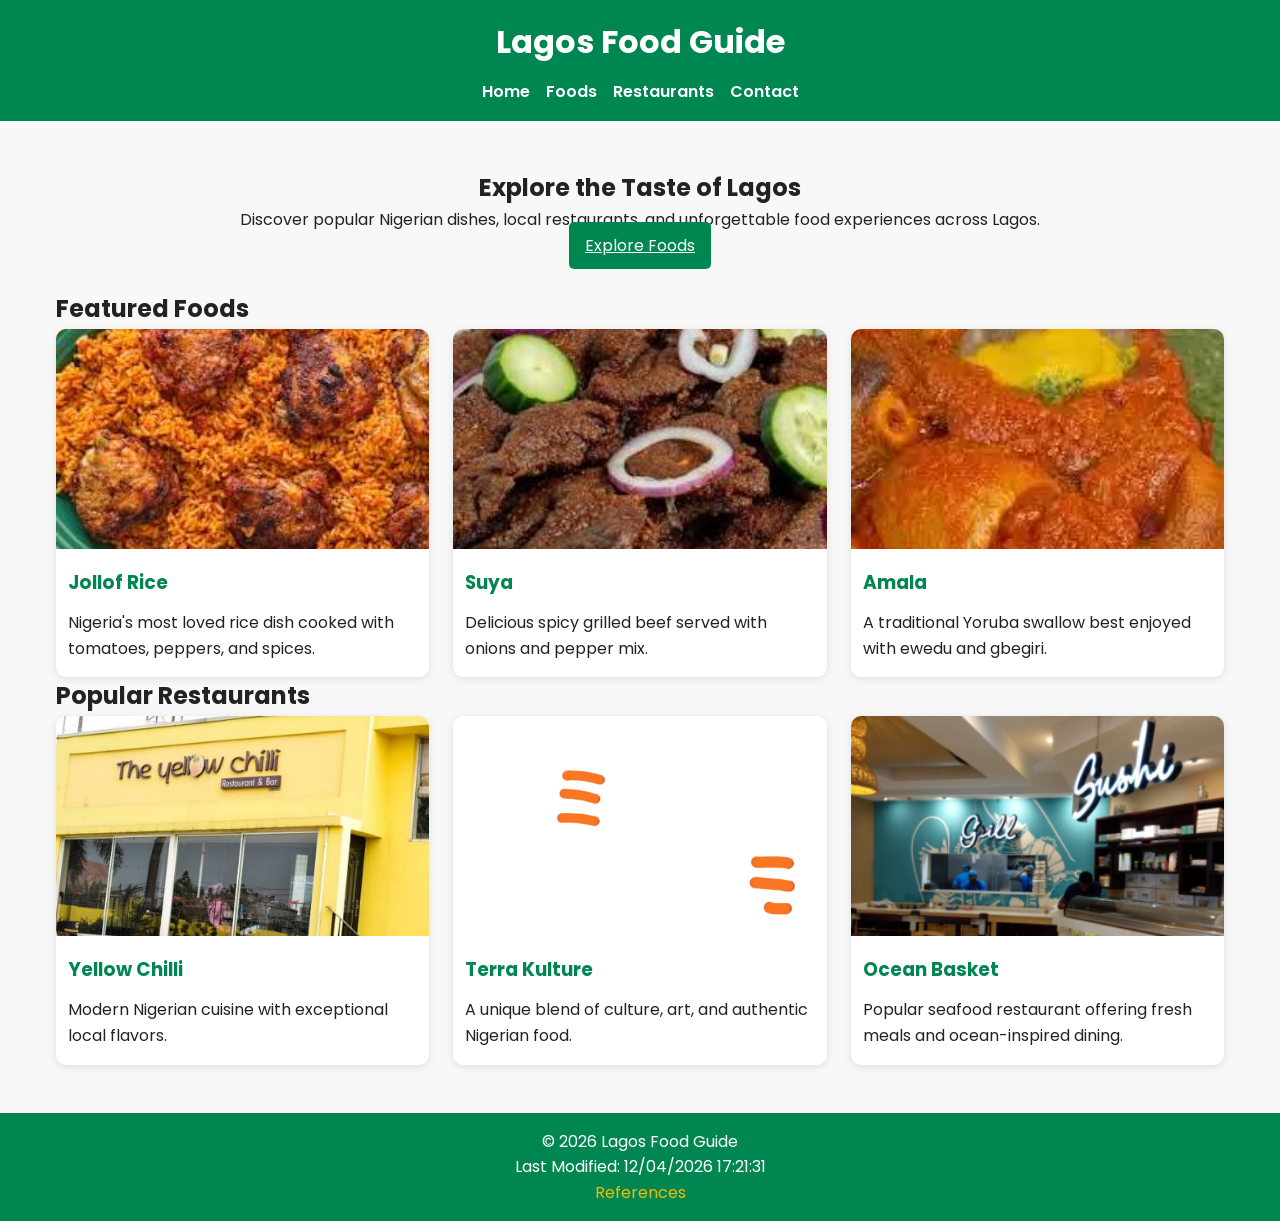
<file: project/index.html>
<!DOCTYPE html>
<html lang="en">

<head>
    <meta charset="UTF-8">
    <meta name="viewport" content="width=device-width, initial-scale=1.0">
    <meta name="description"
      content="Discover the best local foods, restaurants, and dining experiences in Lagos, Nigeria.">
    <title>Lagos Food Guide</title>
    <link rel="stylesheet" href="css/styles.css">
    <script src="js/script.js" defer></script>
</head>

<body>
    <header>
        <h1>Lagos Food Guide</h1>
        <nav>
            <ul class="nav-links">
                <li><a href="index.html">Home</a></li>
                <li><a href="foods.html">Foods</a></li>
                <li><a href="restaurants.html">Restaurants</a></li>
                <li><a href="contact.html">Contact</a></li>
            </ul>
        </nav>
    </header>
    <main>
        <section class="hero">
            <h2>Explore the Taste of Lagos</h2>
            <p> Discover popular Nigerian dishes, local restaurants, and unforgettable food
                experiences across Lagos. </p> <a href="foods.html" class="btn"> Explore Foods </a>
        </section>
        <section class="featured-foods">
            <h2>Featured Foods</h2>
            <div class="card-grid">
                <article class="card"> <img src="images/jollof-rice.jpeg" alt="Jollof Rice"
                      loading="lazy">
                    <h3>Jollof Rice</h3>
                    <p> Nigeria's most loved rice dish cooked with tomatoes, peppers, and spices.
                    </p>
                </article>
                <article class="card"> <img src="images/suya.jpeg" alt="Suya" loading="lazy">
                    <h3>Suya</h3>
                    <p> Delicious spicy grilled beef served with onions and pepper mix. </p>
                </article>
                <article class="card"> <img src="images/amala.webp" alt="Amala" loading="lazy">
                    <h3>Amala</h3>
                    <p> A traditional Yoruba swallow best enjoyed with ewedu and gbegiri. </p>
                </article>
            </div>
        </section>
        <section class="featured-restaurants">
            <h2>Popular Restaurants</h2>
            <div class="card-grid">
                <article class="card"> <img src="images/yellow-chilli.jpg"
                      alt="Yellow Chilli Restaurant" loading="lazy">
                    <h3>Yellow Chilli</h3>
                    <p> Modern Nigerian cuisine with exceptional local flavors. </p>
                </article>
                <article class="card"> <img src="images/terra-kulture.png" alt="Terra Kulture"
                      loading="lazy">
                    <h3>Terra Kulture</h3>
                    <p> A unique blend of culture, art, and authentic Nigerian food. </p>
                </article>
                <article class="card"> <img src="images/ocean-basket.png" alt="Ocean Basket"
                      loading="lazy">
                    <h3>Ocean Basket</h3>
                    <p> Popular seafood restaurant offering fresh meals and ocean-inspired dining.
                    </p>
                </article>
            </div>
        </section>
    </main>
    <footer>
        <p> &copy; <span id="currentyear"></span> Lagos Food Guide </p>
        <p id="lastModified"></p> <a href="references.html">References</a>
    </footer>
</body>

</html>
</file>
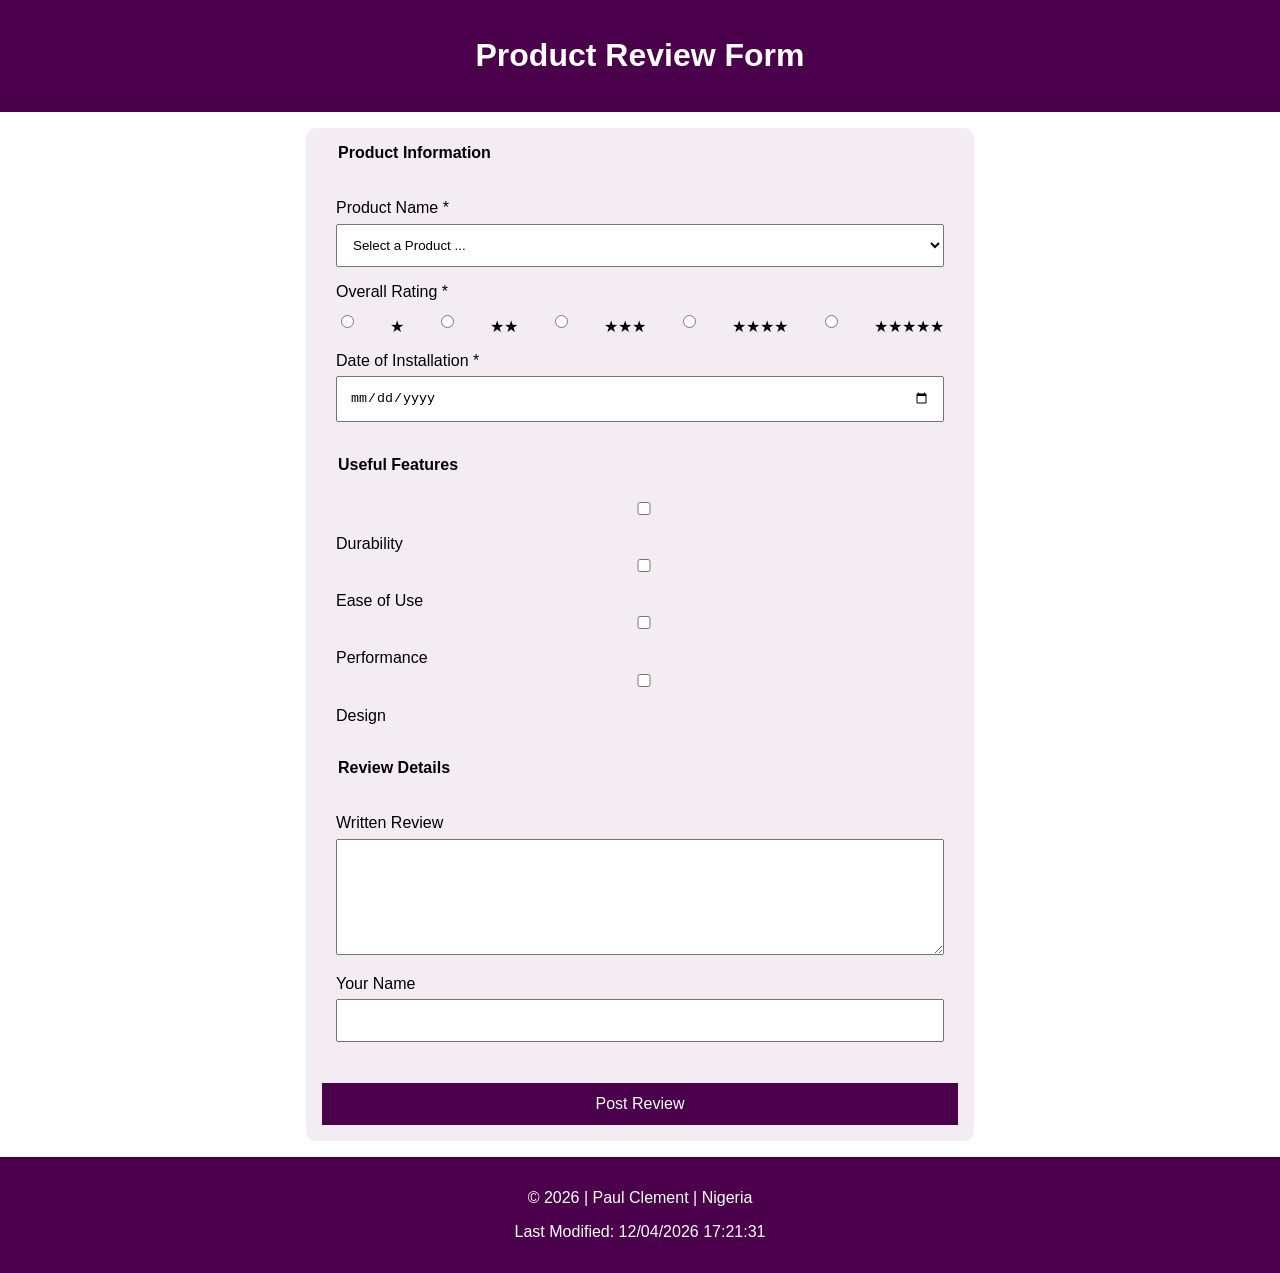
<file: form.html>
<!DOCTYPE html>
<html lang="en">

<head>
    <meta charset="UTF-8">
    <meta name="description"
      content="Submit product reviews using an interactive form that collects ratings, installation dates, useful features, and customer feedback.">
    <meta name="viewport" content="width=device-width, initial-scale=1.0">
    <meta name="author" content="Paul Clement">

    <title>Product Review Form</title>

    <link rel="stylesheet" href="styles/form.css">

    <script src="scripts/form.js" defer></script>
</head>

<body>

    <header>
        <h1>Product Review Form</h1>
    </header>

    <main>

        <form method="get" action="review.html">

            <fieldset>
                <legend>Product Information</legend>

                <label for="product">
                    Product Name *
                </label>

                <select id="product" name="product" required>
                    <option value="" selected disabled>
                        Select a Product ...
                    </option>
                </select>

                <label>Overall Rating *</label>

                <div class="ratings">


                    <input type="radio" id="rating1" name="rating" value="1" required>

                    <label for="rating1">★</label>


                    <input type="radio" id="rating2" name="rating" value="2" required>

                    <label for="rating2">★★</label>


                    <input type="radio" id="rating3" name="rating" value="3" required>

                    <label for="rating3">★★★</label>


                    <input type="radio" id="rating4" name="rating" value="4" required>

                    <label for="rating4">★★★★</label>


                    <input type="radio" id="rating5" name="rating" value="5" required>

                    <label for="rating5">★★★★★</label>

                </div>

                <label for="installDate">
                    Date of Installation *
                </label>

                <input type="date" id="installDate" name="installDate" required>

            </fieldset>

            <fieldset>

                <legend>Useful Features</legend>


                <input type="checkbox" id="durability" name="features" value="Durability">
                <label for="durability">Durability</label>


                <input type="checkbox" id="ease" name="features" value="Ease of Use">
                <label for="ease">Ease of Use</label>


                <input type="checkbox" id="performance" name="features" value="Performance">
                <label for="performance">Performance</label>


                <input type="checkbox" id="design" name="features" value="Design">
                <label for="design">Design</label>

            </fieldset>

            <fieldset>

                <legend>Review Details</legend>

                <label for="review">
                    Written Review
                </label>

                <textarea id="review" name="review" rows="6"></textarea>

                <label for="username">
                    Your Name
                </label>

                <input type="text" id="username" name="username">

            </fieldset>

            <input type="submit" value="Post Review">

        </form>

    </main>

    <footer>
        <p>
            © <span id="currentyear"></span> | Paul Clement | Nigeria
        </p>

        <p id="lastModified"></p>
    </footer>

</body>

</html>
</file>
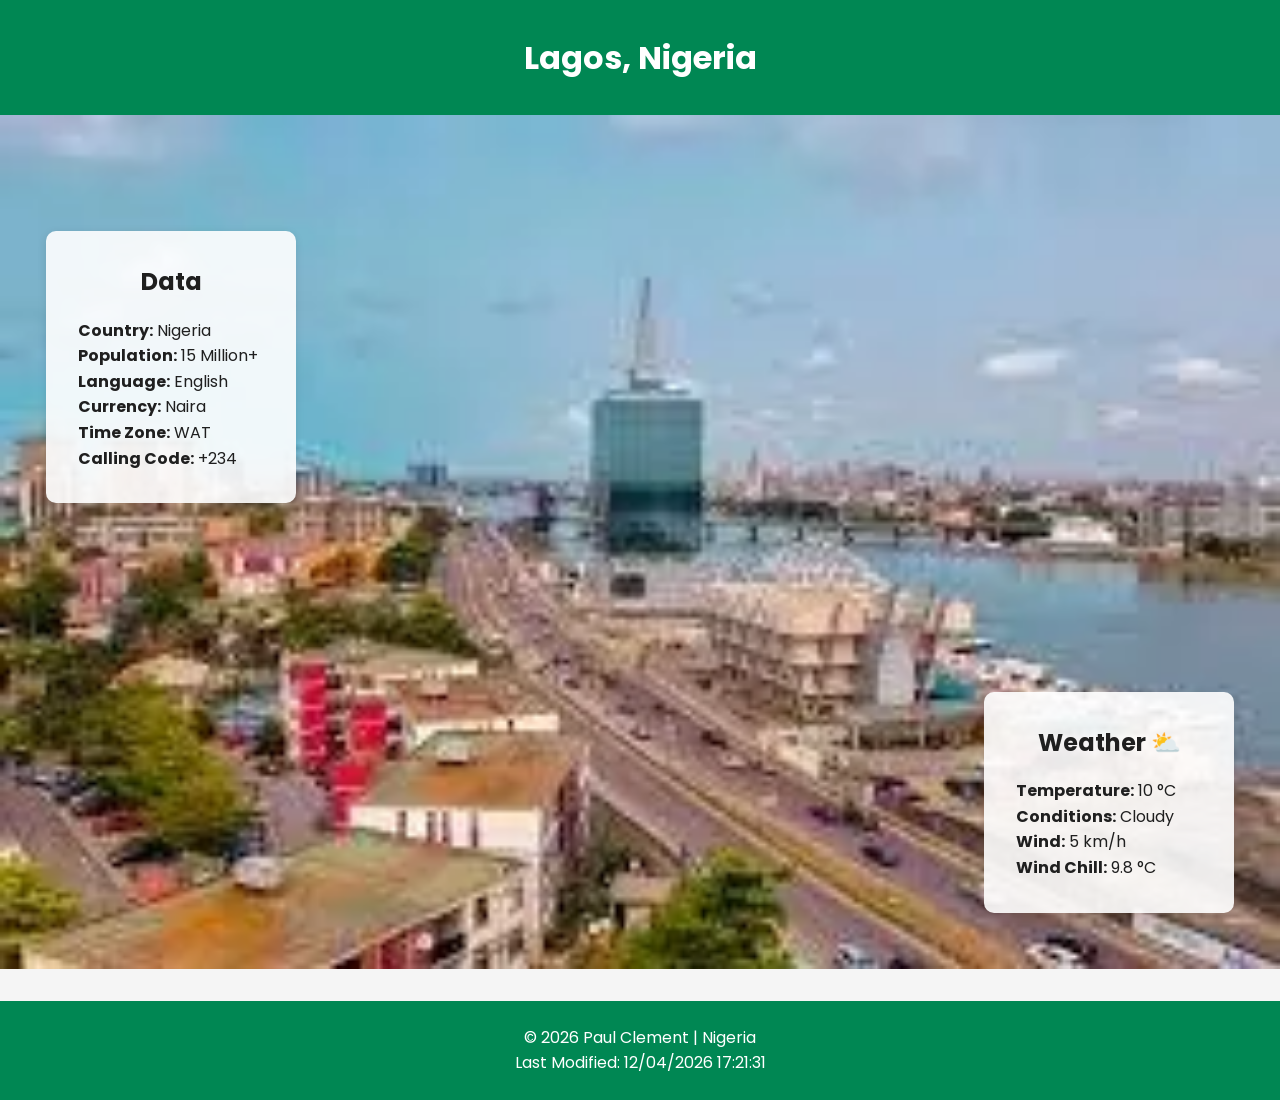
<file: place.html>
<!DOCTYPE html>
<html lang="en">

<head>
    <meta charset="UTF-8">
    <meta name="viewport" content="width=device-width, initial-scale=1.0">

    <title>Lagos Nigeria</title>

    <meta name="description"
      content="Explore Lagos Nigeria including weather, population, culture, and important information about the city.">

    <meta name="author" content="Paul Clement">


    <link rel="preconnect" href="https://fonts.googleapis.com">
    <link rel="preconnect" href="https://fonts.gstatic.com" crossorigin>

    <link href="https://fonts.googleapis.com/css2?family=Poppins:wght@300;400;600;700&display=swap"
      rel="stylesheet">

    <link rel="stylesheet" href="styles/place.css">

    <script src="scripts/place.js" defer></script>
</head>

<body>

    <header>
        <h1>Lagos, Nigeria</h1>
    </header>

    <main>


        <picture>
            <source media="(min-width: 768px)" srcset="images/lagos-large.webp">

            <img src="images/lagos-small.webp" alt="Beautiful view of Lagos Nigeria"
              class="hero-image">
        </picture>


        <section class="card data-card">
            <h2>Data</h2>

            <p><strong>Country:</strong> Nigeria</p>
            <p><strong>Population:</strong> 15 Million+</p>
            <p><strong>Language:</strong> English</p>
            <p><strong>Currency:</strong> Naira</p>
            <p><strong>Time Zone:</strong> WAT</p>
            <p><strong>Calling Code:</strong> +234</p>
        </section>


        <section class="card weather-card">

            <h2 class="weather-title">Weather</h2>

            <img src="images/weather.svg" alt="Weather icon" class="weather-icon">

            <p><strong>Temperature:</strong> <span id="temp">10</span> °C</p>

            <p><strong>Conditions:</strong> Cloudy</p>

            <p><strong>Wind:</strong> <span id="wind">5</span> km/h</p>

            <p><strong>Wind Chill:</strong>
                <span id="windchill"></span>
            </p>

        </section>

    </main>

    <footer>
        <p>
            &copy;
            <span id="year"></span>
            Paul Clement | Nigeria
        </p>

        <p id="lastModified"></p>
    </footer>

</body>

</html>
</file>
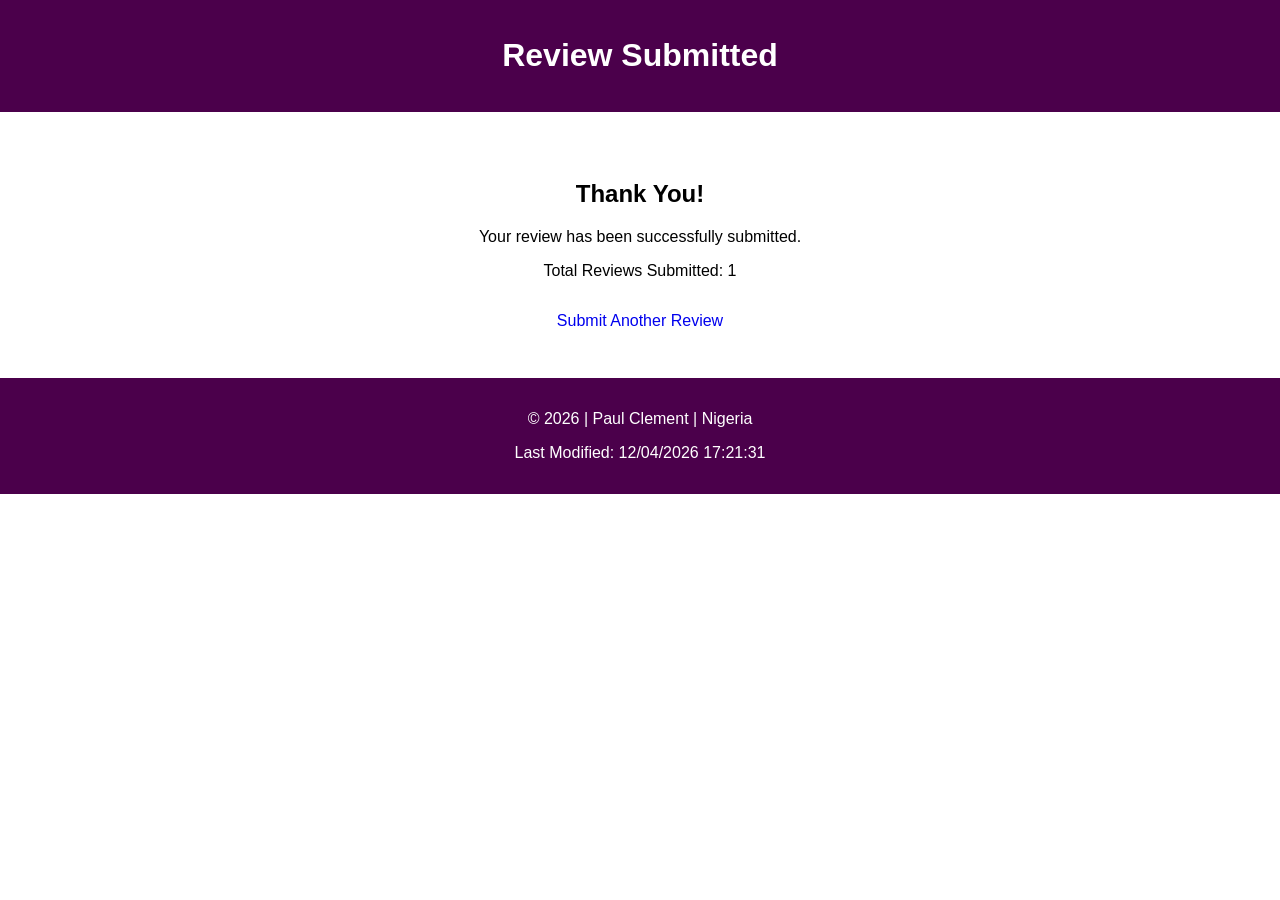
<file: review.html>
<!DOCTYPE html>
<html lang="en">

<head>
    <meta charset="UTF-8">
    <meta name="description" content="Confirmation page for submitted product reviews.">
    <meta name="viewport" content="width=device-width, initial-scale=1.0">
    <meta name="author" content="Paul Clement">

    <title>Review Submitted</title>

    <link rel="stylesheet" href="styles/form.css">

    <script src="scripts/review.js" defer></script>
</head>

<body>

    <header>
        <h1>Review Submitted</h1>
    </header>

    <main>

        <section class="confirmation">

            <h2>Thank You!</h2>

            <p>Your review has been successfully submitted.</p>

            <p id="reviewCount"></p>

            <a href="form.html">Submit Another Review</a>

        </section>

    </main>

    <footer>
        <p>
            © <span id="currentyear"></span> | Paul Clement | Nigeria
        </p>

        <p id="lastModified"></p>
    </footer>

</body>

</html>
</file>
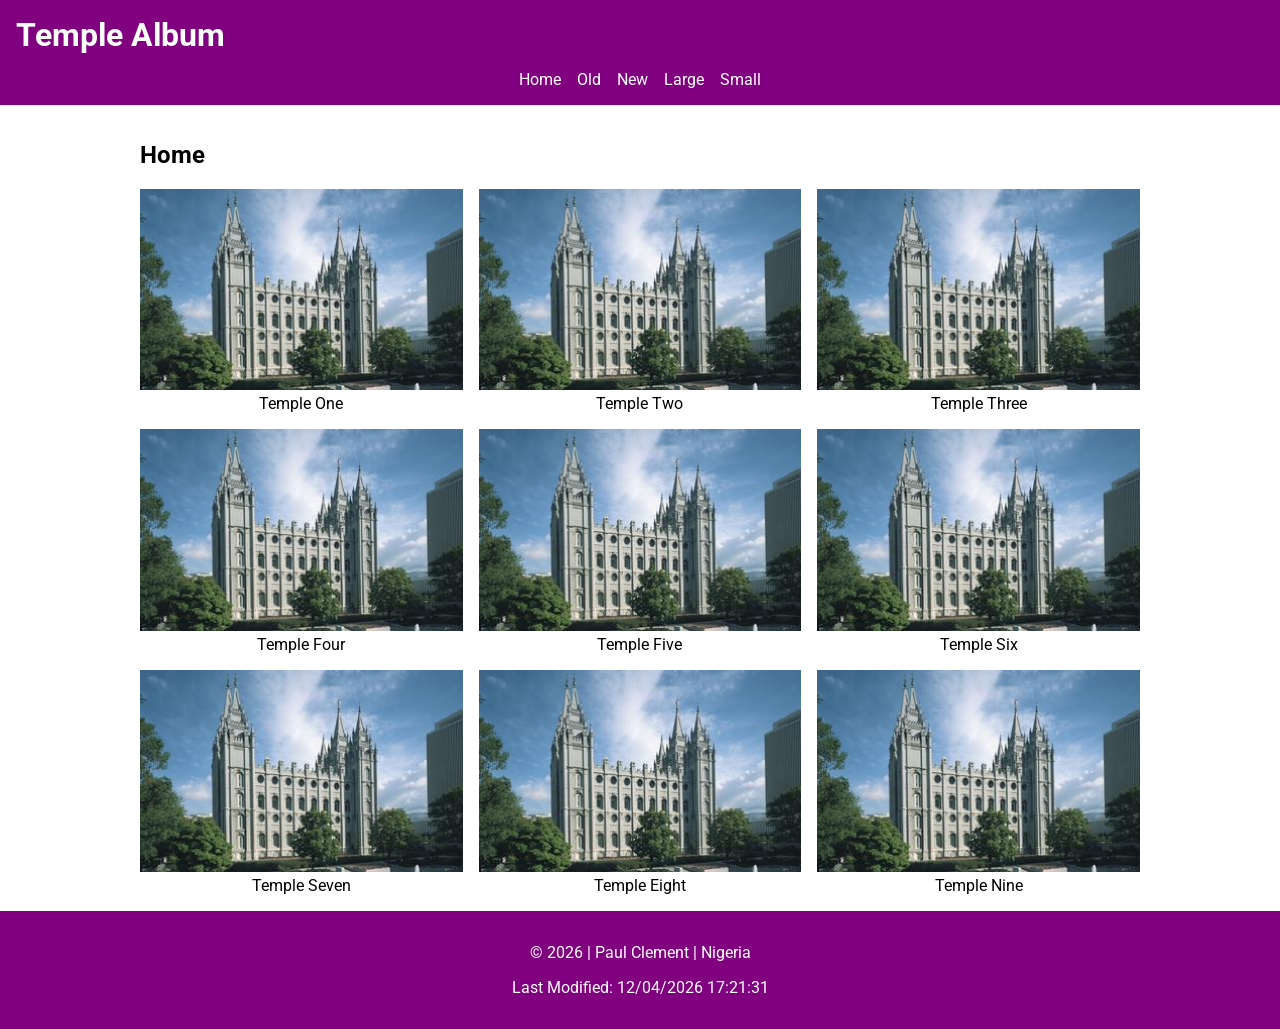
<file: temples.html>
<!DOCTYPE html>
<html lang="en">

<head>
    <meta charset="UTF-8">
    <meta name="viewport" content="width=device-width, initial-scale=1.0">
    <meta name="description"
      content="Responsive temple album page showcasing temple images using HTML, CSS, and JavaScript.">
    <meta name="author" content="Paul Clement">
    <title>Temple Album</title>

    <link rel="stylesheet" href="styles/temples.css">
    <link rel="stylesheet" href="styles/temples-large.css">

    <script src="scripts/temples.js" defer></script>

    <link rel="preconnect" href="https://fonts.googleapis.com">
    <link rel="preconnect" href="https://fonts.gstatic.com" crossorigin>
    <link href="https://fonts.googleapis.com/css2?family=Roboto:wght@400;700&display=swap"
      rel="stylesheet">
</head>

<body>

    <header>
        <h1>Temple Album</h1>

        <button id="menu">☰</button>

        <nav class="navigation">
            <a href="#">Home</a>
            <a href="#">Old</a>
            <a href="#">New</a>
            <a href="#">Large</a>
            <a href="#">Small</a>
        </nav>
    </header>

    <main>
        <h2>Home</h2>

        <div class="gallery">

            <figure>
                <img src="images/temple1.jpg" alt="Temple 1">
                <figcaption>Temple One</figcaption>
            </figure>

            <figure>
                <img src="images/temple2.jpg" alt="Temple 2">
                <figcaption>Temple Two</figcaption>
            </figure>

            <figure>
                <img src="images/temple3.jpg" alt="Temple 3">
                <figcaption>Temple Three</figcaption>
            </figure>

            <figure>
                <img src="images/temple4.jpg" alt="Temple 4">
                <figcaption>Temple Four</figcaption>
            </figure>

            <figure>
                <img src="images/temple5.jpg" alt="Temple 5">
                <figcaption>Temple Five</figcaption>
            </figure>

            <figure>
                <img src="images/temple6.jpg" alt="Temple 6">
                <figcaption>Temple Six</figcaption>
            </figure>

            <figure>
                <img src="images/temple7.jpg" alt="Temple 7">
                <figcaption>Temple Seven</figcaption>
            </figure>

            <figure>
                <img src="images/temple8.jpg" alt="Temple 8">
                <figcaption>Temple Eight</figcaption>
            </figure>

            <figure>
                <img src="images/temple9.jpg" alt="Temple 9">
                <figcaption>Temple Nine</figcaption>
            </figure>

        </div>
    </main>

    <footer>
        <p>
            © <span id="currentyear"></span> | Paul Clement | Nigeria
        </p>

        <p id="lastModified"></p>
    </footer>

</body>

</html>
</file>
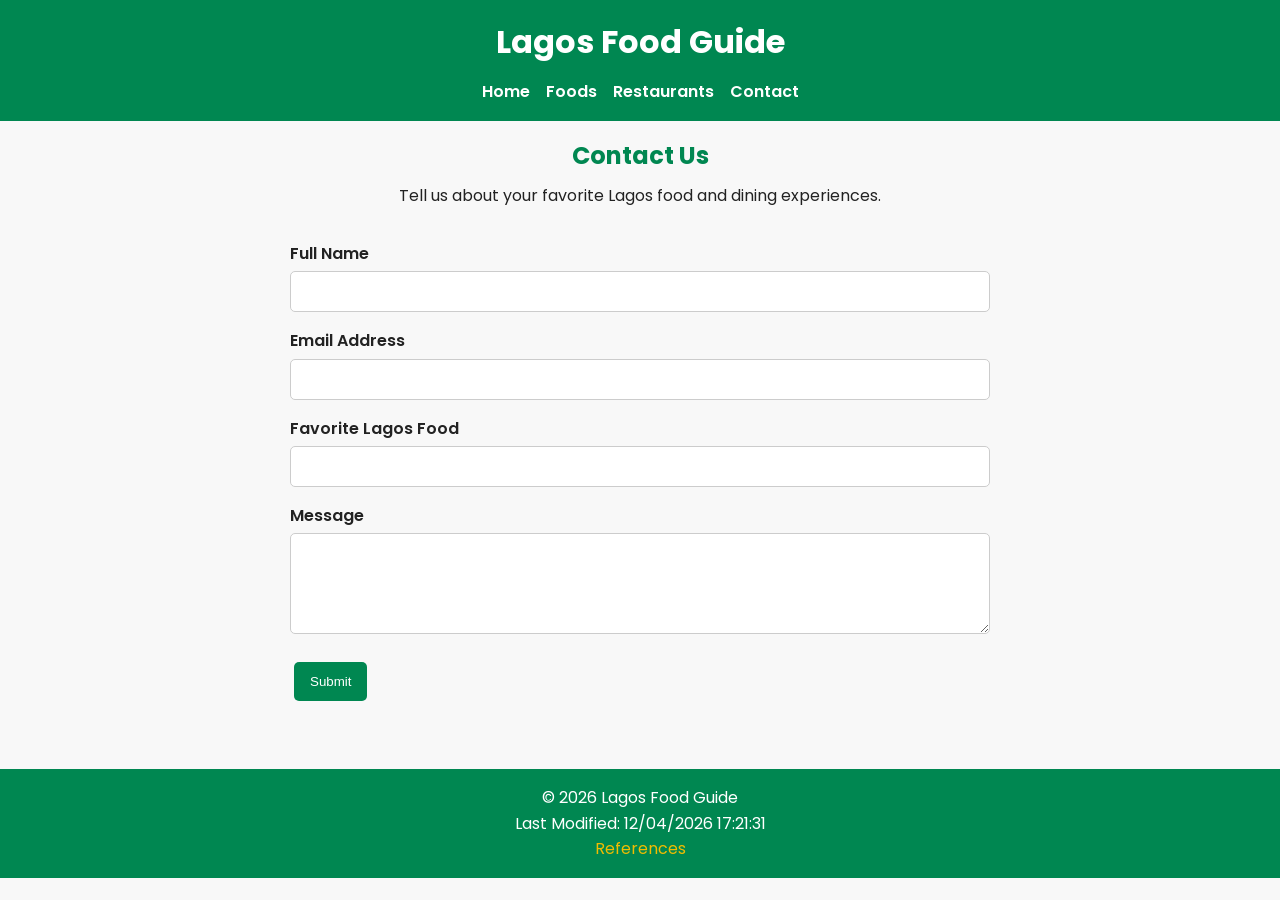
<file: project/contact.html>
<!DOCTYPE html>
<html lang="en">

<head>
    <meta charset="UTF-8">
    <meta name="viewport" content="width=device-width, initial-scale=1.0">
    <meta name="description"
      content="Contact Lagos Food Guide and share your favorite Lagos food experience.">
    <title>Contact | Lagos Food Guide</title>
    <link rel="stylesheet" href="css/styles.css">
    <script src="js/script.js" defer></script>
</head>

<body>
    <header>
        <h1>Lagos Food Guide</h1>
        <nav>
            <ul class="nav-links">
                <li><a href="index.html">Home</a></li>
                <li><a href="foods.html">Foods</a></li>
                <li><a href="restaurants.html">Restaurants</a></li>
                <li><a href="contact.html">Contact</a></li>
            </ul>
        </nav>
    </header>
    <main>
        <section class="page-header">
            <h2>Contact Us</h2>
            <p> Tell us about your favorite Lagos food and dining experiences. </p>
        </section>
        <section class="form-section">
            <form id="foodForm">
                <div class="form-group"> <label for="fullName">Full Name</label> <input type="text"
                      id="fullName" name="fullName" required> </div>
                <div class="form-group"> <label for="email">Email Address</label> <input
                      type="email" id="email" name="email" required> </div>
                <div class="form-group"> <label for="favoriteFood">Favorite Lagos Food</label>
                    <input type="text" id="favoriteFood" name="favoriteFood" required>
                </div>
                <div class="form-group"> <label for="message">Message</label> <textarea id="message"
                      name="message" rows="5" required></textarea> </div> <button type="submit"
                  class="btn"> Submit </button>
            </form>
            <div id="savedMessage"></div>
        </section>
    </main>
    <footer>
        <p> &copy; <span id="currentyear"></span> Lagos Food Guide </p>
        <p id="lastModified"></p> <a href="references.html">References</a>
    </footer>
</body>

</html>
</file>
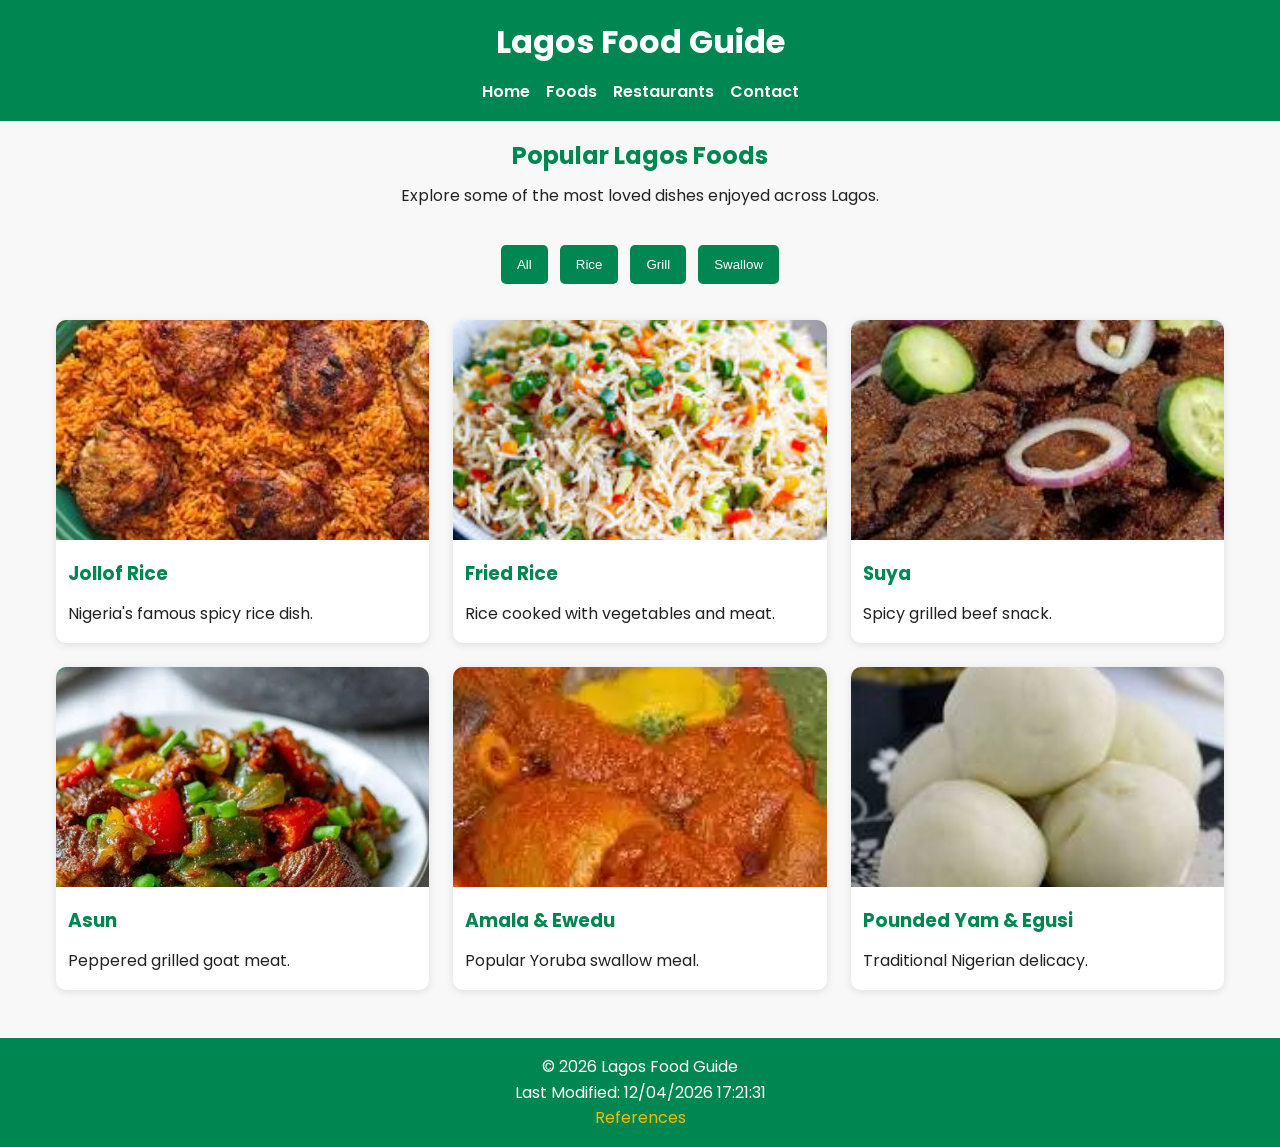
<file: project/foods.html>
<!DOCTYPE html>
<html lang="en">

<head>
    <meta charset="UTF-8">
    <meta name="viewport" content="width=device-width, initial-scale=1.0">
    <meta name="description"
      content="Browse popular Lagos foods and discover local Nigerian dishes.">
    <title>Foods | Lagos Food Guide</title>
    <link rel="stylesheet" href="css/styles.css">
    <script src="js/script.js" defer></script>
</head>

<body>
    <header>
        <h1>Lagos Food Guide</h1>
        <nav>
            <ul class="nav-links">
                <li><a href="index.html">Home</a></li>
                <li><a href="foods.html">Foods</a></li>
                <li><a href="restaurants.html">Restaurants</a></li>
                <li><a href="contact.html">Contact</a></li>
            </ul>
        </nav>
    </header>
    <main>
        <section class="page-header">
            <h2>Popular Lagos Foods</h2>
            <p> Explore some of the most loved dishes enjoyed across Lagos. </p>
        </section>
        <section class="filters"> <button id="allBtn">All</button> <button
              id="riceBtn">Rice</button> <button id="grillBtn">Grill</button> <button
              id="swallowBtn">Swallow</button> </section>
        <section>
            <div id="foodsContainer" class="card-grid"></div>
        </section>
    </main>
    <footer>
        <p> &copy; <span id="currentyear"></span> Lagos Food Guide </p>
        <p id="lastModified"></p> <a href="references.html">References</a>
    </footer>
</body>

</html>
</file>
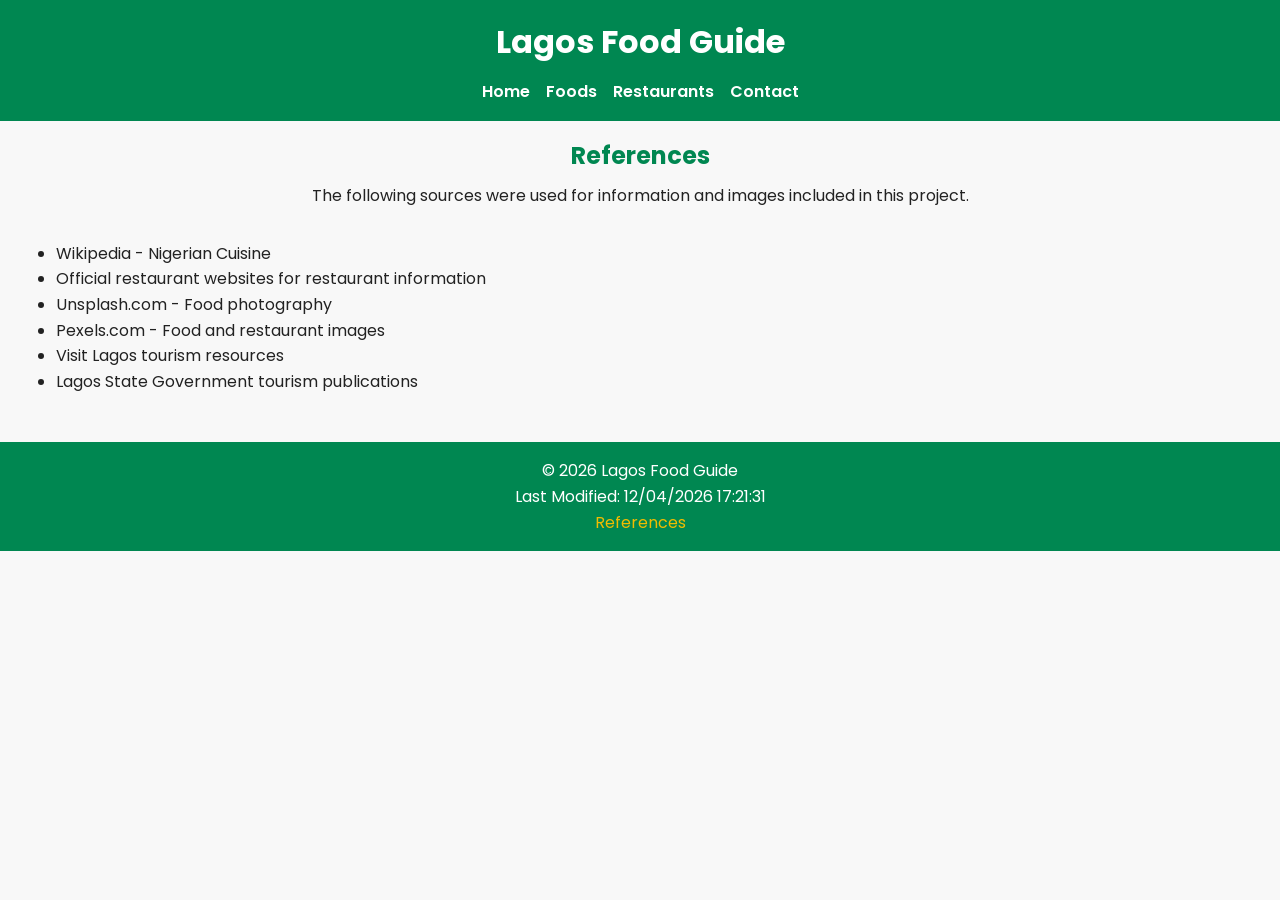
<file: project/references.html>
<!DOCTYPE html>
<html lang="en">

<head>
    <meta charset="UTF-8">
    <meta name="viewport" content="width=device-width, initial-scale=1.0">
    <meta name="description" content="References and sources used for Lagos Food Guide.">
    <title>References | Lagos Food Guide</title>
    <link rel="stylesheet" href="css/styles.css">
    <script src="js/script.js" defer></script>
</head>

<body>
    <header>
        <h1>Lagos Food Guide</h1>
        <nav>
            <ul class="nav-links">
                <li><a href="index.html">Home</a></li>
                <li><a href="foods.html">Foods</a></li>
                <li><a href="restaurants.html">Restaurants</a></li>
                <li><a href="contact.html">Contact</a></li>
            </ul>
        </nav>
    </header>
    <main>
        <section class="page-header">
            <h2>References</h2>
            <p> The following sources were used for information and images included in this project.
            </p>
        </section>
        <section class="references-list">
            <ul>
                <li> Wikipedia - Nigerian Cuisine </li>
                <li> Official restaurant websites for restaurant information </li>
                <li> Unsplash.com - Food photography </li>
                <li> Pexels.com - Food and restaurant images </li>
                <li> Visit Lagos tourism resources </li>
                <li> Lagos State Government tourism publications </li>
            </ul>
        </section>
    </main>
    <footer>
        <p> &copy; <span id="currentyear"></span> Lagos Food Guide </p>
        <p id="lastModified"></p> <a href="references.html">References</a>
    </footer>
</body>

</html>
</file>
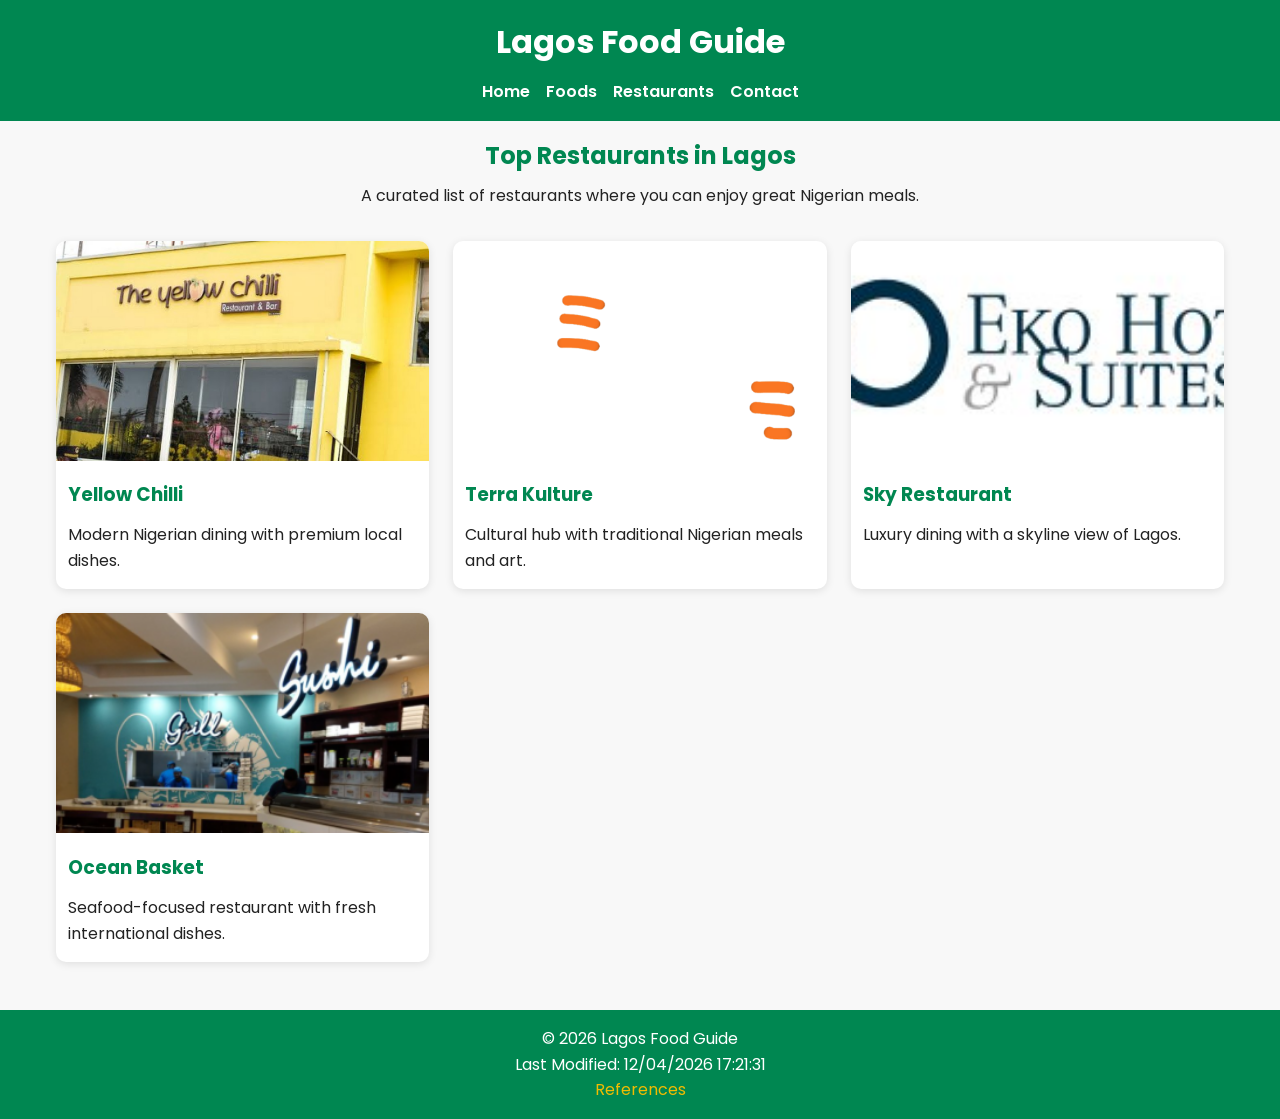
<file: project/restaurants.html>
<!DOCTYPE html>
<html lang="en">

<head>
    <meta charset="UTF-8">
    <meta name="viewport" content="width=device-width, initial-scale=1.0">
    <meta name="description"
      content="Discover top restaurants in Lagos offering local and international cuisine.">
    <title>Restaurants | Lagos Food Guide</title>
    <link rel="stylesheet" href="css/styles.css">
    <script src="js/script.js" defer></script>
</head>

<body>
    <header>
        <h1>Lagos Food Guide</h1>
        <nav>
            <ul class="nav-links">
                <li><a href="index.html">Home</a></li>
                <li><a href="foods.html">Foods</a></li>
                <li><a href="restaurants.html">Restaurants</a></li>
                <li><a href="contact.html">Contact</a></li>
            </ul>
        </nav>
    </header>
    <main>
        <section class="page-header">
            <h2>Top Restaurants in Lagos</h2>
            <p> A curated list of restaurants where you can enjoy great Nigerian meals. </p>
        </section>
        <section class="card-grid">
            <article class="card"> <img src="images/yellow-chilli.jpg" alt="Yellow Chilli"
                  loading="lazy">
                <h3>Yellow Chilli</h3>
                <p>Modern Nigerian dining with premium local dishes.</p>
            </article>
            <article class="card"> <img src="images/terra-kulture.png" alt="Terra Kulture"
                  loading="lazy">
                <h3>Terra Kulture</h3>
                <p>Cultural hub with traditional Nigerian meals and art.</p>
            </article>
            <article class="card"> <img src="images/sky-restaurant.jpg" alt="Sky Restaurant"
                  loading="lazy">
                <h3>Sky Restaurant</h3>
                <p>Luxury dining with a skyline view of Lagos.</p>
            </article>
            <article class="card"> <img src="images/ocean-basket.png" alt="Ocean Basket"
                  loading="lazy">
                <h3>Ocean Basket</h3>
                <p>Seafood-focused restaurant with fresh international dishes.</p>
            </article>
        </section>
    </main>
    <footer>
        <p> &copy; <span id="currentyear"></span> Lagos Food Guide </p>
        <p id="lastModified"></p> <a href="references.html">References</a>
    </footer>
</body>

</html>
</file>
<file: project/css/styles.css>
@import url('https://fonts.googleapis.com/css2?family=Poppins:wght@300;400;500;600&display=swap');

:root {
    --primary: #008751;
    --secondary: #f1bc00;
    --dark: #222;
    --light: #f8f8f8;
    --white: #ffffff;
}

* {
    margin: 0;
    padding: 0;
    box-sizing: border-box;
}

body {
    font-family: 'Poppins', sans-serif;
    line-height: 1.6;
    background-color: var(--light);
    color: var(--dark);
}

header {
    background: var(--primary);
    color: var(--white);
    padding: 1rem;
}

header h1 {
    text-align: center;
    margin-bottom: .75rem;
}

.nav-links {
    list-style: none;
    display: flex;
    justify-content: center;
    gap: 1rem;
    flex-wrap: wrap;
}

.nav-links a {
    color: white;
    text-decoration: none;
    font-weight: 600;
}

.nav-links a:hover {
    color: var(--secondary);
}

main {
    max-width: 1200px;
    margin: auto;
    padding: 1rem;
}

.hero {
    text-align: center;
    padding: 2rem 1rem;
}

.hero img {
    width: 100%;
    max-width: 900px;
    border-radius: 10px;
    margin-top: 1rem;
}

.page-header {
    text-align: center;
    margin-bottom: 2rem;
}

.page-header h2 {
    color: var(--primary);
    margin-bottom: .5rem;
}

.card-grid {
    display: grid;
    grid-template-columns: repeat(auto-fit, minmax(280px, 1fr));
    gap: 1.5rem;
}

.card {
    background: white;
    border-radius: 10px;
    overflow: hidden;
    box-shadow: 0 2px 8px rgba(0, 0, 0, .1);
}

.card img {
    width: 100%;
    height: 220px;
    object-fit: cover;
}

.card h3 {
    padding: .75rem;
    color: var(--primary);
}

.card p {
    padding: 0 .75rem 1rem;
}

.filters {
    text-align: center;
    margin-bottom: 2rem;
}

.filters button,
.btn {
    background: var(--primary);
    color: white;
    border: none;
    padding: .75rem 1rem;
    margin: .25rem;
    border-radius: 5px;
    cursor: pointer;
}

.filters button:hover,
.btn:hover {
    background: #006b3f;
}

.form-section {
    max-width: 700px;
    margin: auto;
}

.form-group {
    margin-bottom: 1rem;
}

label {
    display: block;
    margin-bottom: .3rem;
    font-weight: 600;
}

input,
textarea {
    width: 100%;
    padding: .75rem;
    border: 1px solid #ccc;
    border-radius: 5px;
}

#savedMessage {
    margin-top: 1rem;
    font-weight: 600;
    color: var(--primary);
}

.features {
    display: grid;
    grid-template-columns: repeat(auto-fit, minmax(250px, 1fr));
    gap: 1rem;
    margin-top: 2rem;
}

.feature {
    background: white;
    padding: 1rem;
    border-radius: 8px;
    text-align: center;
}

footer {
    text-align: center;
    padding: 1rem;
    background: var(--primary);
    color: white;
    margin-top: 2rem;
}

footer a {
    color: var(--secondary);
    text-decoration: none;
}

@media (max-width: 768px) {

    .nav-links {
        flex-direction: column;
        align-items: center;
    }

    .hero {
        padding: 1rem;
    }
}
</file>
<file: styles/form.css>
:root {
    --primary: #4b004b;
    --secondary: #f3edf3;
}

* {
    box-sizing: border-box;
}

body {
    margin: 0;
    font-family: Arial, sans-serif;
    background: #ffffff;
}

header,
footer {
    background: var(--primary);
    color: white;
    text-align: center;
    padding: 1rem;
}

main {
    max-width: 700px;
    margin: 0 auto;
    padding: 1rem;
}

form {
    background: var(--secondary);
    padding: 1rem;
    border-radius: 10px;
}

fieldset {
    border: none;
    margin-bottom: 1.5rem;
}

legend {
    font-weight: bold;
    margin-bottom: 1rem;
}

label {
    display: block;
    margin-top: 1rem;
}

input,
select,
textarea {
    width: 100%;
    padding: 0.75rem;
    margin-top: 0.4rem;
}

.ratings {
    display: flex;
    justify-content: space-between;
    gap: 10px;
}

.ratings label {
    text-align: center;
}

.ratings input {
    width: auto;
}

input[type="submit"] {
    background: var(--primary);
    color: white;
    border: none;
    cursor: pointer;
    font-size: 1rem;
}

input[type="submit"]:hover {
    opacity: 0.9;
}

.confirmation {
    text-align: center;
    padding: 2rem;
}

.confirmation a {
    display: inline-block;
    margin-top: 1rem;
    text-decoration: none;
}

@media (max-width: 600px) {

    .ratings {
        flex-direction: column;
        align-items: flex-start;
    }

}
</file>
<file: styles/place.css>
:root {
    --primary-color: #008753;
    --secondary-color: #ffffff;
    --accent-color: #1f1f1f;
    --background-color: #f5f5f5;
}

* {
    margin: 0;
    padding: 0;
    box-sizing: border-box;
}

body {
    font-family: 'Poppins', sans-serif;
    background-color: var(--background-color);
    color: var(--accent-color);
    line-height: 1.6;
}

/* HEADER */

header {
    background-color: var(--primary-color);
    color: white;
    text-align: center;
    padding: 2rem;
}

header h1 {
    font-size: 2rem;
}

.hero-image {
    width: 100%;
    display: block;
}

.card {
    background-color: white;
    margin: 1rem;
    padding: 2rem;
    border-radius: 10px;
    box-shadow: 0 2px 8px rgba(0, 0, 0, 0.1);
}

.card h2 {
    text-align: center;
    margin-bottom: 1rem;
}

.weather-icon {
    width: 80px;
    display: block;
    margin: 1rem auto;
}

footer {
    background-color: var(--primary-color);
    color: white;
    text-align: center;
    padding: 1.5rem;
    margin-top: 2rem;
}

@media screen and (min-width: 768px) {

    main {
        position: relative;
    }

    .data-card {
        position: absolute;
        top: 100px;
        left: 30px;
        width: 250px;
        background-color: rgba(255, 255, 255, 0.9);
    }

    .weather-card {
        position: absolute;
        bottom: 40px;
        right: 30px;
        width: 250px;
        background-color: rgba(255, 255, 255, 0.9);
    }

    .weather-icon {
        display: none;
    }

    .weather-title::after {
        content: " ⛅";
    }
}
</file>
<file: styles/temples.css>
body {
    margin: 0;
    font-family: 'Roboto', sans-serif;
}

header {
    background-color: purple;
    color: white;
    padding: 1rem;
}

h1 {
    margin: 0;
}

#menu {
    font-size: 2rem;
    background: none;
    border: none;
    color: white;
    cursor: pointer;
}

.navigation {
    display: flex;
    flex-direction: column;
    gap: 1rem;
    margin-top: 1rem;
}

.navigation a {
    color: white;
    text-decoration: none;
}

.navigation a:hover {
    color: yellow;
}

.hide {
    display: none;
}

main {
    max-width: 1000px;
    margin: 0 auto;
    padding: 1rem;
}

.gallery {
    display: grid;
    grid-template-columns: 1fr;
    gap: 1rem;
}

figure {
    margin: 0;
    text-align: center;
}

img {
    width: 100%;
    height: auto;
}

footer {
    background-color: purple;
    color: white;
    text-align: center;
    padding: 1rem;
}
</file>
<file: styles/temples-large.css>
@media screen and (min-width: 768px) {

    #menu {
        display: none;
    }

    .navigation {
        flex-direction: row;
        justify-content: center;
        align-items: center;
    }

    .gallery {
        grid-template-columns: repeat(3, 1fr);
    }
}
</file>
